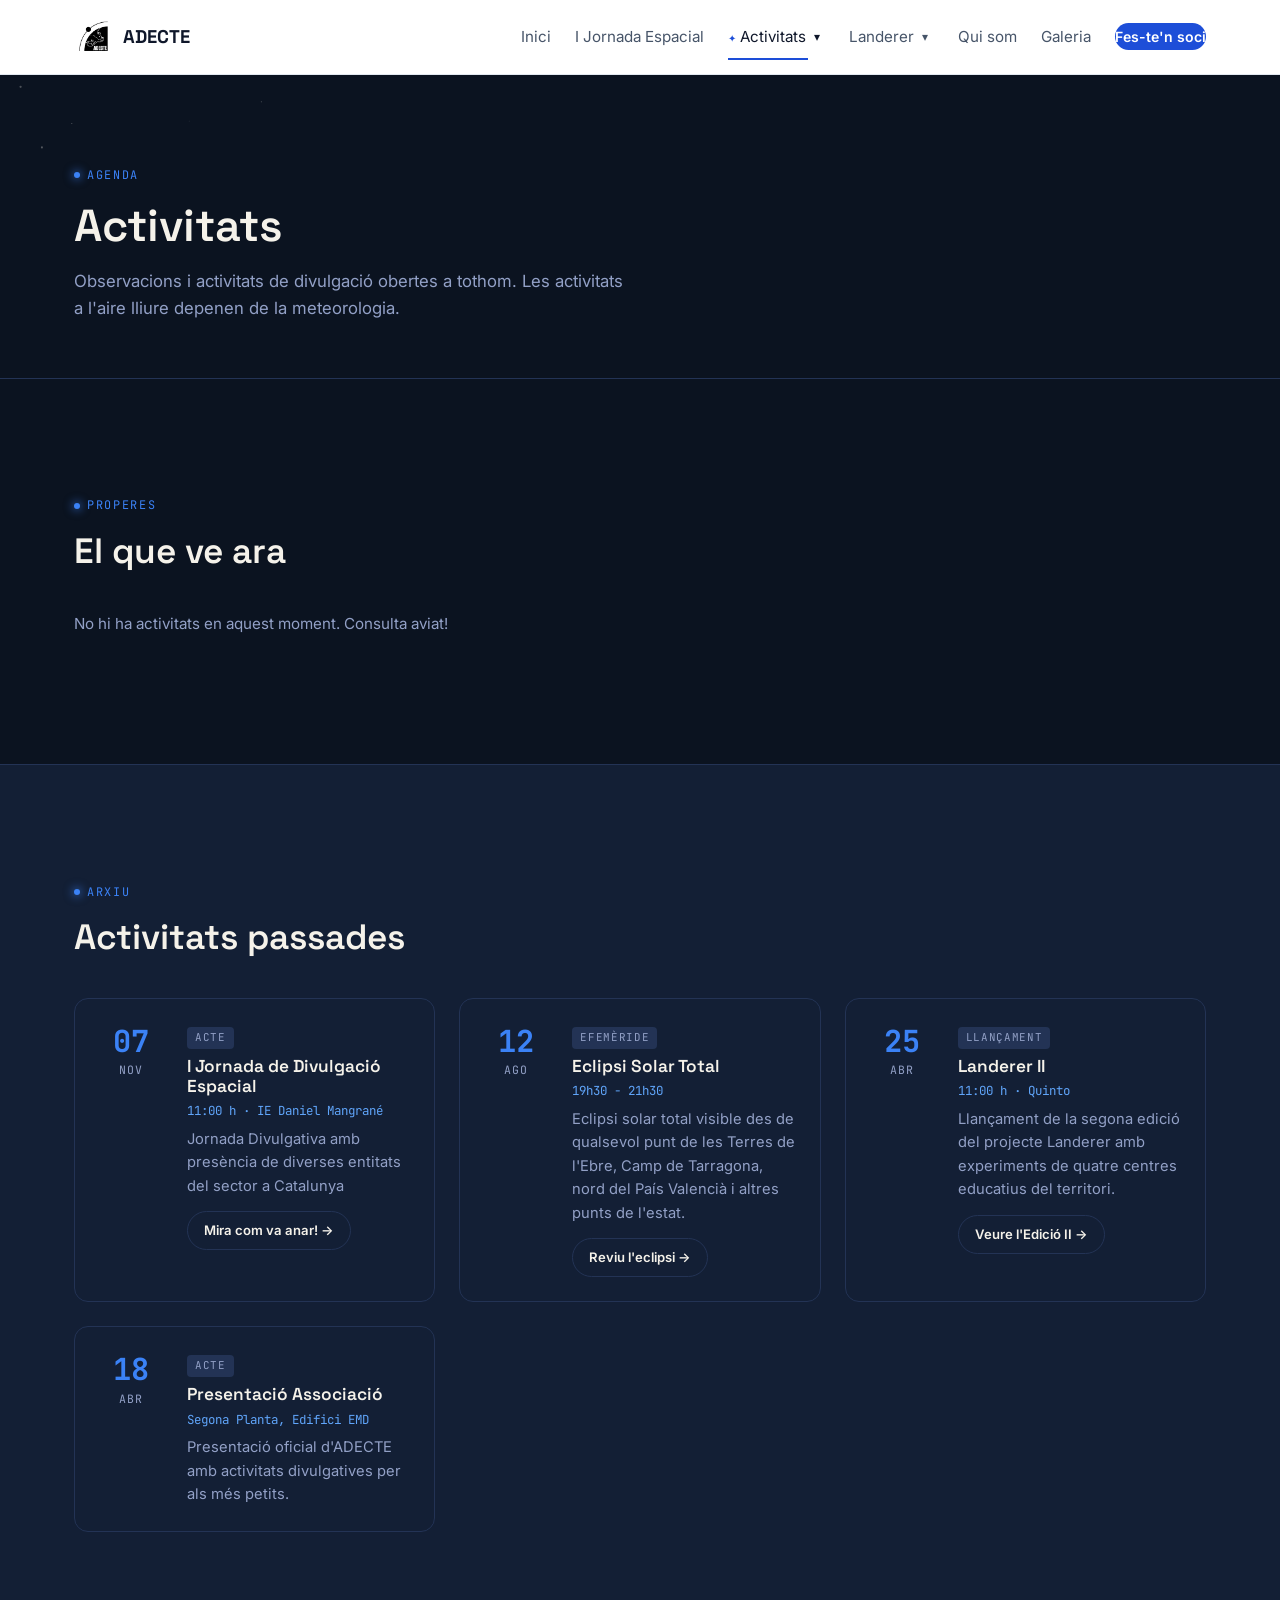
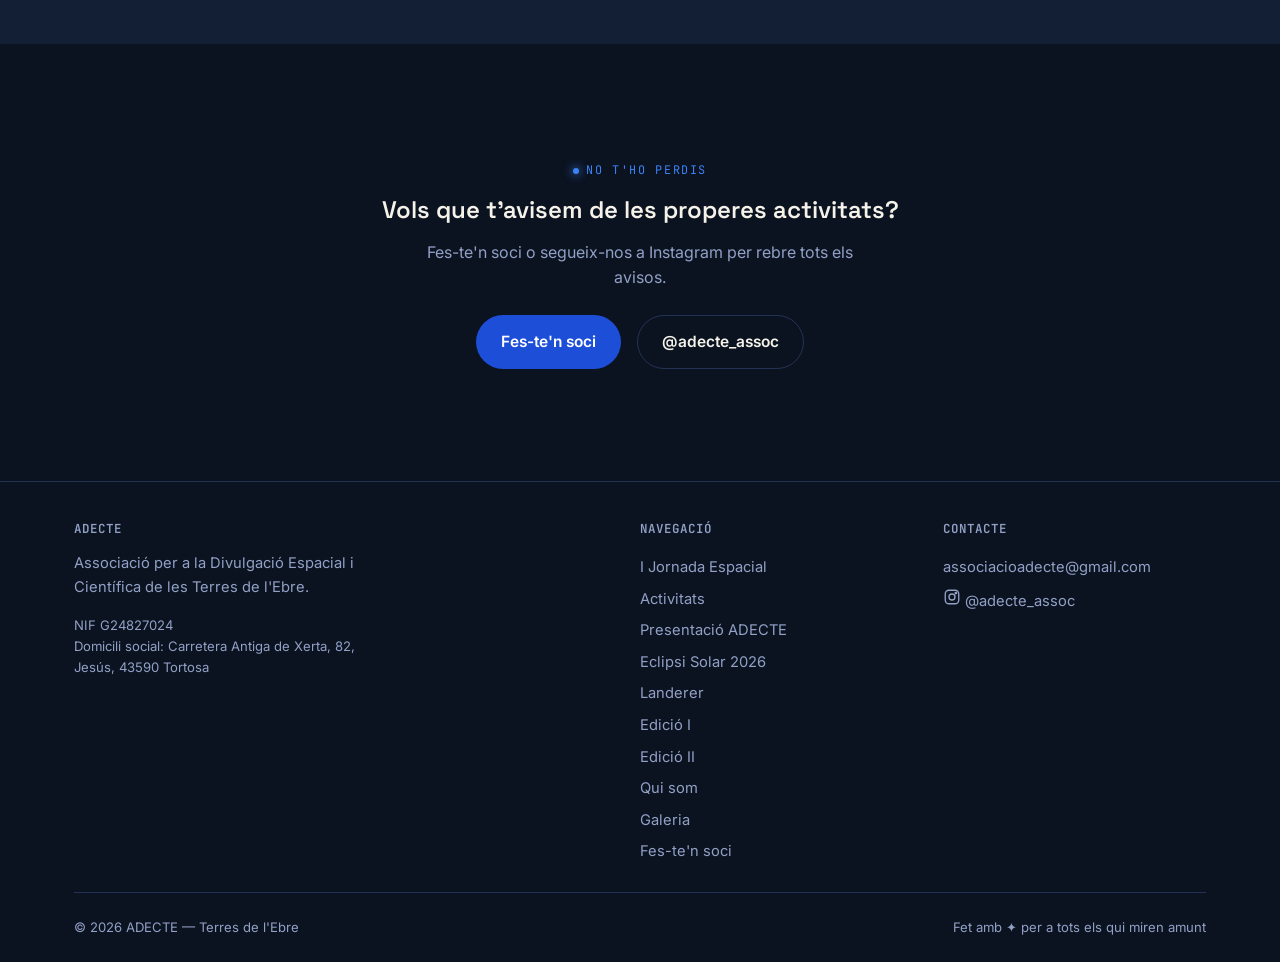
<file: activitats.html>
<!DOCTYPE html>
<html lang="ca">
<head>
<meta charset="UTF-8">
<meta name="viewport" content="width=device-width, initial-scale=1.0">
<title>Activitats — ADECTE</title>
<meta name="description" content="Consulta totes les observacions astronòmiques i activitats de divulgació organitzades per ADECTE a les Terres de l'Ebre.">
<link rel="stylesheet" href="assets/css/style.css">
</head>
<body data-pagina="activitats">

<header class="capcalera">
  <div class="contenidor">
    <a href="index.html" class="marca">
      <img src="assets/img/logo.png" alt="Logotip d'ADECTE"
           onerror="this.style.display='none'; this.nextElementSibling.style.display='flex';">
      <span class="marca-fallback" style="display:none;">AD</span>
      <span>ADECTE</span>
    </a>
    <button class="menu-toggle" aria-label="Obre el menú" aria-expanded="false">☰</button>
    <nav class="nav-principal">
      <ul data-nav-principal></ul>
    </nav>
  </div>
</header>

<section class="capcalera-pagina">
  <canvas data-cel-estrellat aria-hidden="true"></canvas>
  <div class="contenidor">
    <span class="eyebrow">Agenda</span>
    <h1>Activitats</h1>
    <p>Observacions i activitats de divulgació obertes a tothom. Les activitats a l'aire lliure depenen de la meteorologia.</p>
  </div>
</section>

<section class="seccio">
  <div class="contenidor">
    <div class="seccio-titol">
      <div><span class="eyebrow">Properes</span><h2>El que ve ara</h2></div>
    </div>
    <div class="graella-activitats" data-agenda="propera" data-etiquetes="true"></div>
  </div>
</section>

<section class="seccio ratlla-superior fons-panell">
  <div class="contenidor">
    <div class="seccio-titol">
      <div><span class="eyebrow">Arxiu</span><h2>Activitats passades</h2></div>
    </div>
    <div class="graella-activitats" data-agenda="passada" data-etiquetes="true"></div>
  </div>
</section>

<section class="seccio" style="text-align:center;">
  <div class="contenidor">
    <span class="eyebrow" style="justify-content:center;">No t'ho perdis</span>
    <h2>Vols que t'avisem de les properes activitats?</h2>
    <p style="color:var(--boira); max-width:480px; margin:0 auto 1.5rem;">Fes-te'n soci o segueix-nos a Instagram per rebre tots els avisos.</p>
    <div style="display:flex; gap:1rem; justify-content:center; flex-wrap:wrap;">
      <a href="socis.html" class="btn btn-primari">Fes-te'n soci</a>
      <a href="https://instagram.com/adecte_assoc" target="_blank" rel="noopener" class="btn btn-secundari">@adecte_assoc</a>
    </div>
  </div>
</section>

<footer class="peu">
  <div class="contenidor">
    <div class="peu-graella">
      <div>
        <h4>ADECTE</h4>
        <p style="color:var(--boira); max-width:320px; font-size:.92rem;">Associació per a la Divulgació Espacial i Científica de les Terres de l'Ebre.</p>
        <p style="color:var(--boira); max-width:320px; font-size:.82rem; line-height:1.6; margin-top:.9rem;">NIF G24827024<br>Domicili social: Carretera Antiga de Xerta, 82, Jesús, 43590 Tortosa</p>
      </div>
      <div>
        <h4>Navegació</h4>
        <div data-nav-peu></div>
      </div>
      <div>
        <h4>Contacte</h4>
        <a href="mailto:associacioadecte@gmail.com">associacioadecte@gmail.com</a>
        <a href="https://instagram.com/adecte_assoc" target="_blank" rel="noopener" class="peu-instagram">
          <svg viewBox="0 0 24 24" fill="none" stroke="currentColor" stroke-width="1.8"><rect x="3" y="3" width="18" height="18" rx="5"/><circle cx="12" cy="12" r="4"/><circle cx="17.2" cy="6.8" r="1"/></svg>
          @adecte_assoc
        </a>
      </div>
    </div>
    <div class="peu-baix">
      <span>© <span id="any-actual">2026</span> ADECTE — Terres de l'Ebre</span>
      <span>Fet amb ✦ per a tots els qui miren amunt</span>
    </div>
  </div>
</footer>

<script src="assets/data/agenda.js"></script>
<script src="assets/data/navegacio.js"></script>
<script src="assets/js/main.js"></script>
<script>document.getElementById('any-actual').textContent = new Date().getFullYear();</script>
</body>
</html>
</file>
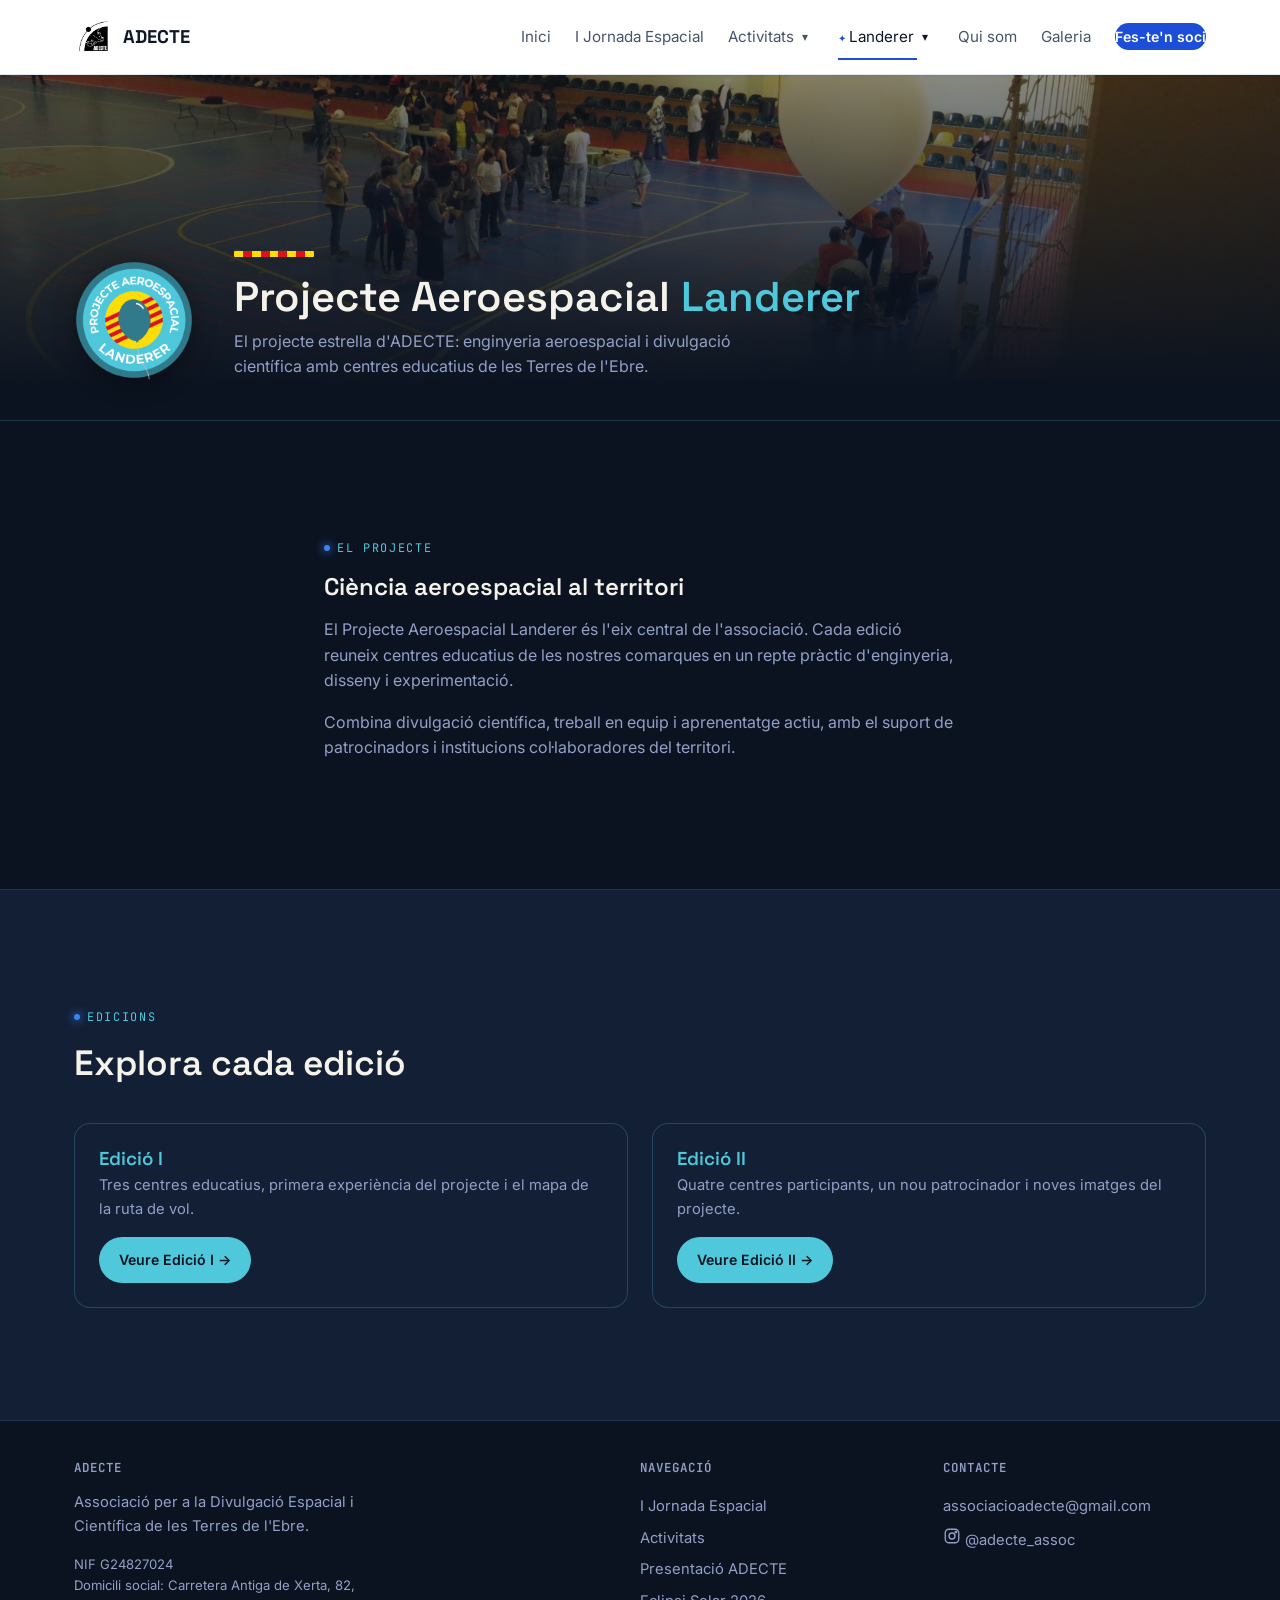
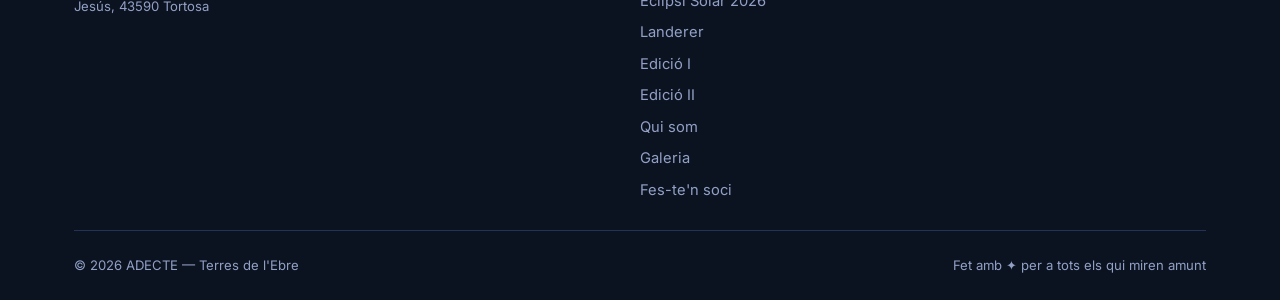
<file: landerer.html>
<!DOCTYPE html>
<html lang="ca">
<head>
<meta charset="UTF-8">
<meta name="viewport" content="width=device-width, initial-scale=1.0">
<title>Projecte Landerer — ADECTE</title>
<meta name="description" content="El Projecte Aeroespacial Landerer acosta l'enginyeria espacial als centres educatius de les Terres de l'Ebre.">
<link rel="stylesheet" href="assets/css/style.css">
</head>
<body data-pagina="landerer">

<header class="capcalera">
  <div class="contenidor">
    <a href="index.html" class="marca">
      <img src="assets/img/logo.png" alt="Logotip d'ADECTE"
           onerror="this.style.display='none'; this.nextElementSibling.style.display='flex';">
      <span class="marca-fallback" style="display:none;">AD</span>
      <span>ADECTE</span>
    </a>
    <button class="menu-toggle" aria-label="Obre el menú" aria-expanded="false">☰</button>
    <nav class="nav-principal">
      <ul data-nav-principal></ul>
    </nav>
  </div>
</header>

<section class="landerer-portada">
  <div class="landerer-portada-foto" data-imatge-contenidor>
    <img src="assets/img/landerer/portada.png" alt="" data-fallback-text="landerer/portada.png">
  </div>
  <div class="landerer-portada-contingut">
    <div class="contenidor">
      <div data-imatge-contenidor>
        <img src="assets/img/landerer/logo-landerer.png" alt="Logotip del Projecte Aeroespacial Landerer" class="landerer-logo-projecte" data-fallback-text="logo-landerer.png">
      </div>
      <div class="landerer-portada-text">
        <span class="landerer-senyera" aria-hidden="true" title="Senyera"></span>
        <h1>Projecte Aeroespacial <span>Landerer</span></h1>
        <p>El projecte estrella d'ADECTE: enginyeria aeroespacial i divulgació científica amb centres educatius de les Terres de l'Ebre.</p>
      </div>
    </div>
  </div>
</section>

<section class="seccio landerer-intro">
  <div class="contenidor bloc-text">
    <span class="eyebrow" style="color:var(--landerer-cel);">El projecte</span>
    <h2>Ciència aeroespacial al territori</h2>
    <p>El Projecte Aeroespacial Landerer és l'eix central de l'associació. Cada edició reuneix centres educatius de les nostres comarques en un repte pràctic d'enginyeria, disseny i experimentació.</p>
    <p>Combina divulgació científica, treball en equip i aprenentatge actiu, amb el suport de patrocinadors i institucions col·laboradores del territori.</p>
  </div>
</section>

<section class="seccio ratlla-superior fons-panell">
  <div class="contenidor">
    <div class="seccio-titol">
      <div><span class="eyebrow" style="color:var(--landerer-cel);">Edicions</span><h2>Explora cada edició</h2></div>
    </div>
    <div class="targetes-edicions">
      <article class="targeta-edicio">
        <h3>Edició I</h3>
        <p>Tres centres educatius, primera experiència del projecte i el mapa de la ruta de vol.</p>
        <a href="landerer-edicio-1.html" class="btn btn-landerer">Veure Edició I →</a>
      </article>
      <article class="targeta-edicio">
        <h3>Edició II</h3>
        <p>Quatre centres participants, un nou patrocinador i noves imatges del projecte.</p>
        <a href="landerer-edicio-2.html" class="btn btn-landerer">Veure Edició II →</a>
      </article>
    </div>
  </div>
</section>

<footer class="peu">
  <div class="contenidor">
    <div class="peu-graella">
      <div>
        <h4>ADECTE</h4>
        <p style="color:var(--boira); max-width:320px; font-size:.92rem;">Associació per a la Divulgació Espacial i Científica de les Terres de l'Ebre.</p>
        <p style="color:var(--boira); max-width:320px; font-size:.82rem; line-height:1.6; margin-top:.9rem;">NIF G24827024<br>Domicili social: Carretera Antiga de Xerta, 82, Jesús, 43590 Tortosa</p>
      </div>
      <div>
        <h4>Navegació</h4>
        <div data-nav-peu></div>
      </div>
      <div>
        <h4>Contacte</h4>
        <a href="mailto:associacioadecte@gmail.com">associacioadecte@gmail.com</a>
        <a href="https://instagram.com/adecte_assoc" target="_blank" rel="noopener" class="peu-instagram">
          <svg viewBox="0 0 24 24" fill="none" stroke="currentColor" stroke-width="1.8"><rect x="3" y="3" width="18" height="18" rx="5"/><circle cx="12" cy="12" r="4"/><circle cx="17.2" cy="6.8" r="1"/></svg>
          @adecte_assoc
        </a>
      </div>
    </div>
    <div class="peu-baix">
      <span>© <span id="any-actual">2026</span> ADECTE — Terres de l'Ebre</span>
      <span>Fet amb ✦ per a tots els qui miren amunt</span>
    </div>
  </div>
</footer>

<script src="assets/data/navegacio.js"></script>

<script src="assets/js/main.js"></script>
<script>document.getElementById('any-actual').textContent = new Date().getFullYear();</script>
</body>
</html>
</file>
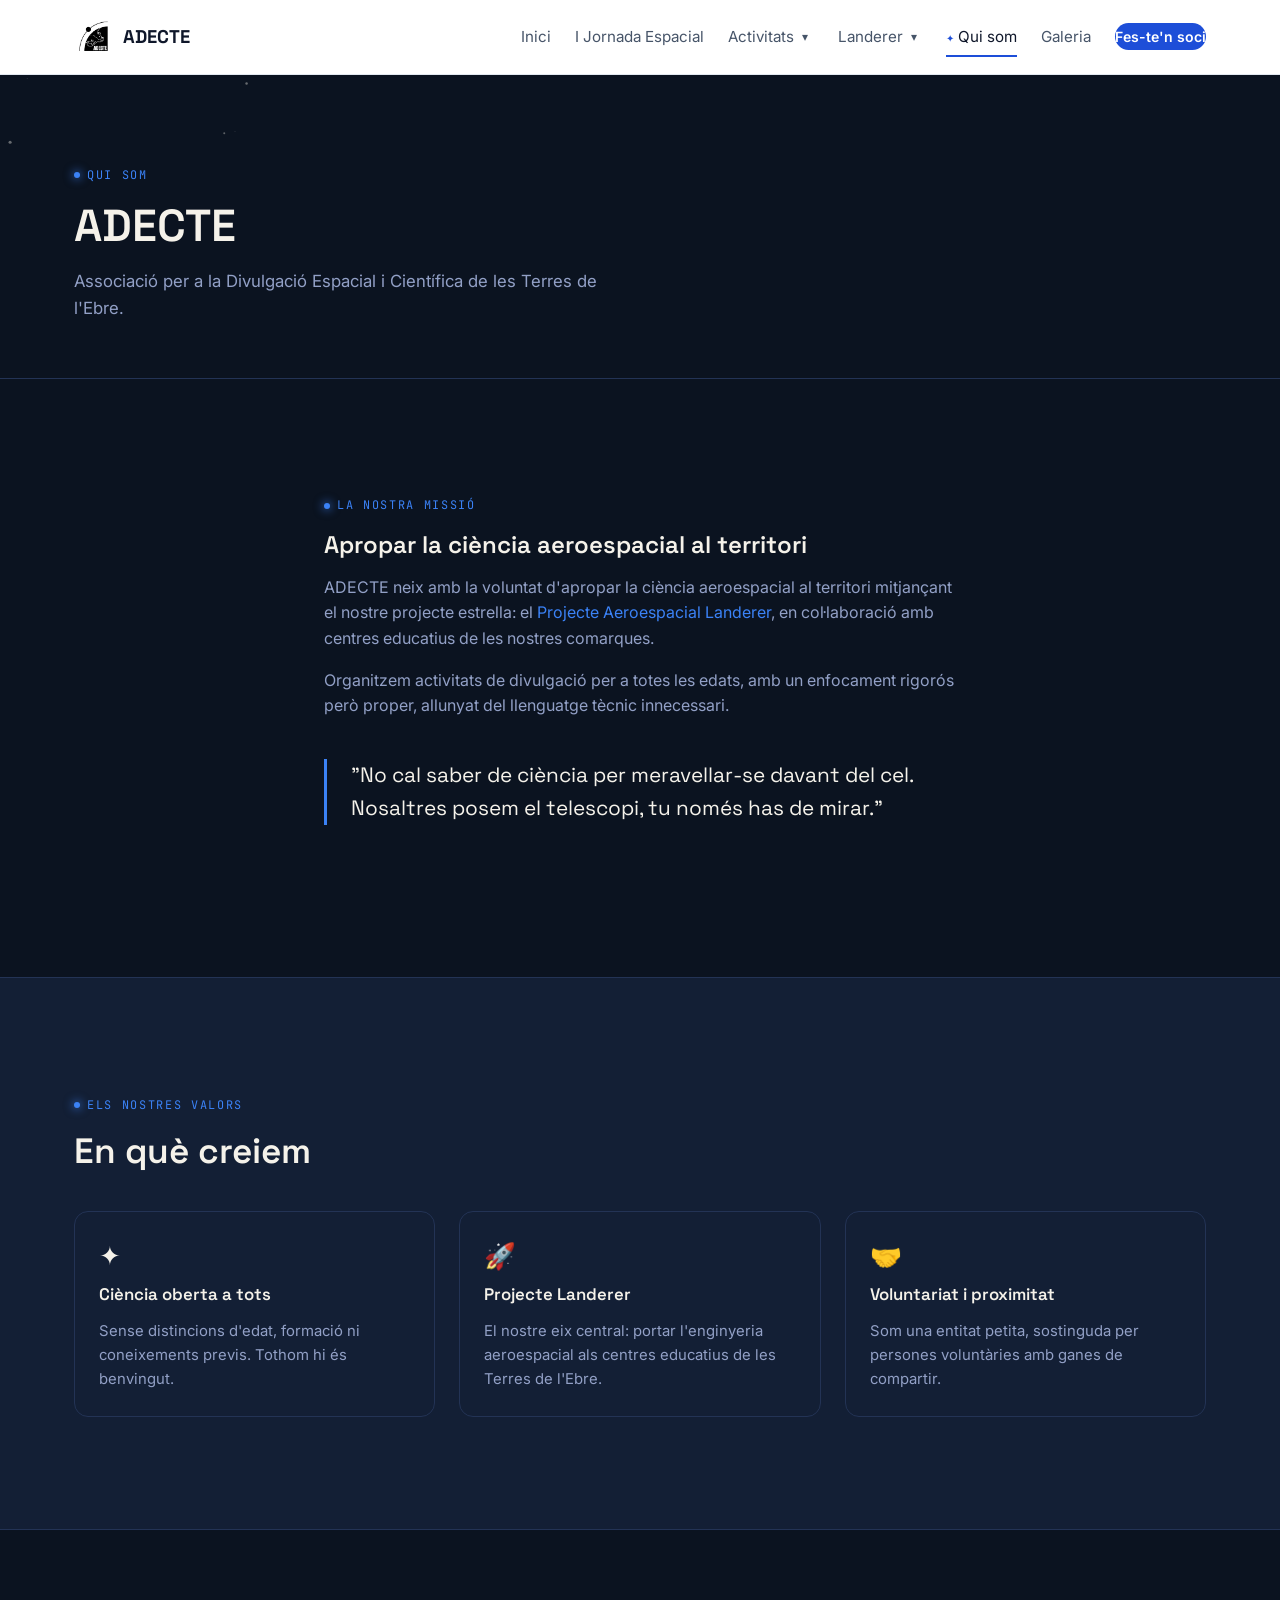
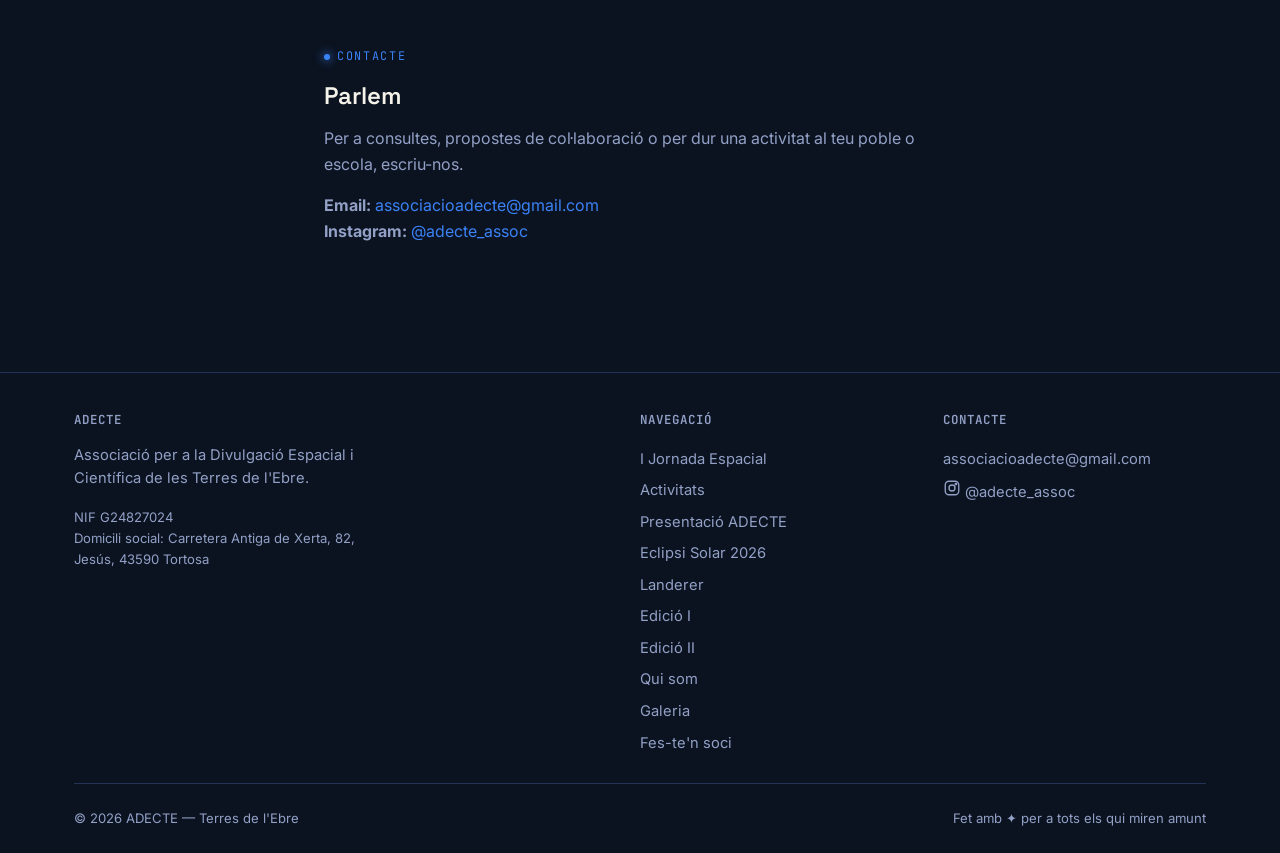
<file: qui-som.html>
<!DOCTYPE html>
<html lang="ca">
<head>
<meta charset="UTF-8">
<meta name="viewport" content="width=device-width, initial-scale=1.0">
<title>Qui som — ADECTE</title>
<meta name="description" content="ADECTE és l'Associació per a la Divulgació Espacial i Científica de les Terres de l'Ebre. Coneix la nostra missió i el Projecte Landerer.">
<link rel="stylesheet" href="assets/css/style.css">
</head>
<body data-pagina="qui-som">

<header class="capcalera">
  <div class="contenidor">
    <a href="index.html" class="marca">
      <img src="assets/img/logo.png" alt="Logotip d'ADECTE"
           onerror="this.style.display='none'; this.nextElementSibling.style.display='flex';">
      <span class="marca-fallback" style="display:none;">AD</span>
      <span>ADECTE</span>
    </a>
    <button class="menu-toggle" aria-label="Obre el menú" aria-expanded="false">☰</button>
    <nav class="nav-principal">
      <ul data-nav-principal></ul>
    </nav>
  </div>
</header>

<section class="capcalera-pagina">
  <canvas data-cel-estrellat aria-hidden="true"></canvas>
  <div class="contenidor">
    <span class="eyebrow">Qui som</span>
    <h1>ADECTE</h1>
    <p>Associació per a la Divulgació Espacial i Científica de les Terres de l'Ebre.</p>
  </div>
</section>

<section class="seccio">
  <div class="contenidor bloc-text">
    <span class="eyebrow">La nostra missió</span>
    <h2>Apropar la ciència aeroespacial al territori</h2>
    <p>ADECTE neix amb la voluntat d'apropar la ciència aeroespacial al territori mitjançant el nostre projecte estrella: el <a href="landerer.html" style="color:var(--accent-clar);">Projecte Aeroespacial Landerer</a>, en col·laboració amb centres educatius de les nostres comarques.</p>
    <p>Organitzem activitats de divulgació per a totes les edats, amb un enfocament rigorós però proper, allunyat del llenguatge tècnic innecessari.</p>
    <blockquote class="cita">"No cal saber de ciència per meravellar-se davant del cel. Nosaltres posem el telescopi, tu només has de mirar."</blockquote>
  </div>
</section>

<section class="seccio ratlla-superior fons-panell">
  <div class="contenidor">
    <div class="seccio-titol"><div><span class="eyebrow">Els nostres valors</span><h2>En què creiem</h2></div></div>
    <div class="graella cols-3">
      <div class="targeta">
        <span class="icona-targeta">✦</span>
        <h3>Ciència oberta a tots</h3>
        <p>Sense distincions d'edat, formació ni coneixements previs. Tothom hi és benvingut.</p>
      </div>
      <div class="targeta">
        <span class="icona-targeta">🚀</span>
        <h3>Projecte Landerer</h3>
        <p>El nostre eix central: portar l'enginyeria aeroespacial als centres educatius de les Terres de l'Ebre.</p>
      </div>
      <div class="targeta">
        <span class="icona-targeta">🤝</span>
        <h3>Voluntariat i proximitat</h3>
        <p>Som una entitat petita, sostinguda per persones voluntàries amb ganes de compartir.</p>
      </div>
    </div>
  </div>
</section>

<section class="seccio ratlla-superior">
  <div class="contenidor bloc-text">
    <span class="eyebrow">Contacte</span>
    <h2>Parlem</h2>
    <p>Per a consultes, propostes de col·laboració o per dur una activitat al teu poble o escola, escriu-nos.</p>
    <p><strong>Email:</strong> <a href="mailto:associacioadecte@gmail.com" style="color:var(--accent-clar);">associacioadecte@gmail.com</a><br>
    <strong>Instagram:</strong> <a href="https://instagram.com/adecte_assoc" target="_blank" rel="noopener" style="color:var(--accent-clar);">@adecte_assoc</a></p>
  </div>
</section>

<footer class="peu">
  <div class="contenidor">
    <div class="peu-graella">
      <div>
        <h4>ADECTE</h4>
        <p style="color:var(--boira); max-width:320px; font-size:.92rem;">Associació per a la Divulgació Espacial i Científica de les Terres de l'Ebre.</p>
        <p style="color:var(--boira); max-width:320px; font-size:.82rem; line-height:1.6; margin-top:.9rem;">NIF G24827024<br>Domicili social: Carretera Antiga de Xerta, 82, Jesús, 43590 Tortosa</p>
      </div>
      <div>
        <h4>Navegació</h4>
        <div data-nav-peu></div>
      </div>
      <div>
        <h4>Contacte</h4>
        <a href="mailto:associacioadecte@gmail.com">associacioadecte@gmail.com</a>
        <a href="https://instagram.com/adecte_assoc" target="_blank" rel="noopener" class="peu-instagram">
          <svg viewBox="0 0 24 24" fill="none" stroke="currentColor" stroke-width="1.8"><rect x="3" y="3" width="18" height="18" rx="5"/><circle cx="12" cy="12" r="4"/><circle cx="17.2" cy="6.8" r="1"/></svg>
          @adecte_assoc
        </a>
      </div>
    </div>
    <div class="peu-baix">
      <span>© <span id="any-actual">2026</span> ADECTE — Terres de l'Ebre</span>
      <span>Fet amb ✦ per a tots els qui miren amunt</span>
    </div>
  </div>
</footer>

<script src="assets/data/navegacio.js"></script>

<script src="assets/js/main.js"></script>
<script>document.getElementById('any-actual').textContent = new Date().getFullYear();</script>
</body>
</html>
</file>
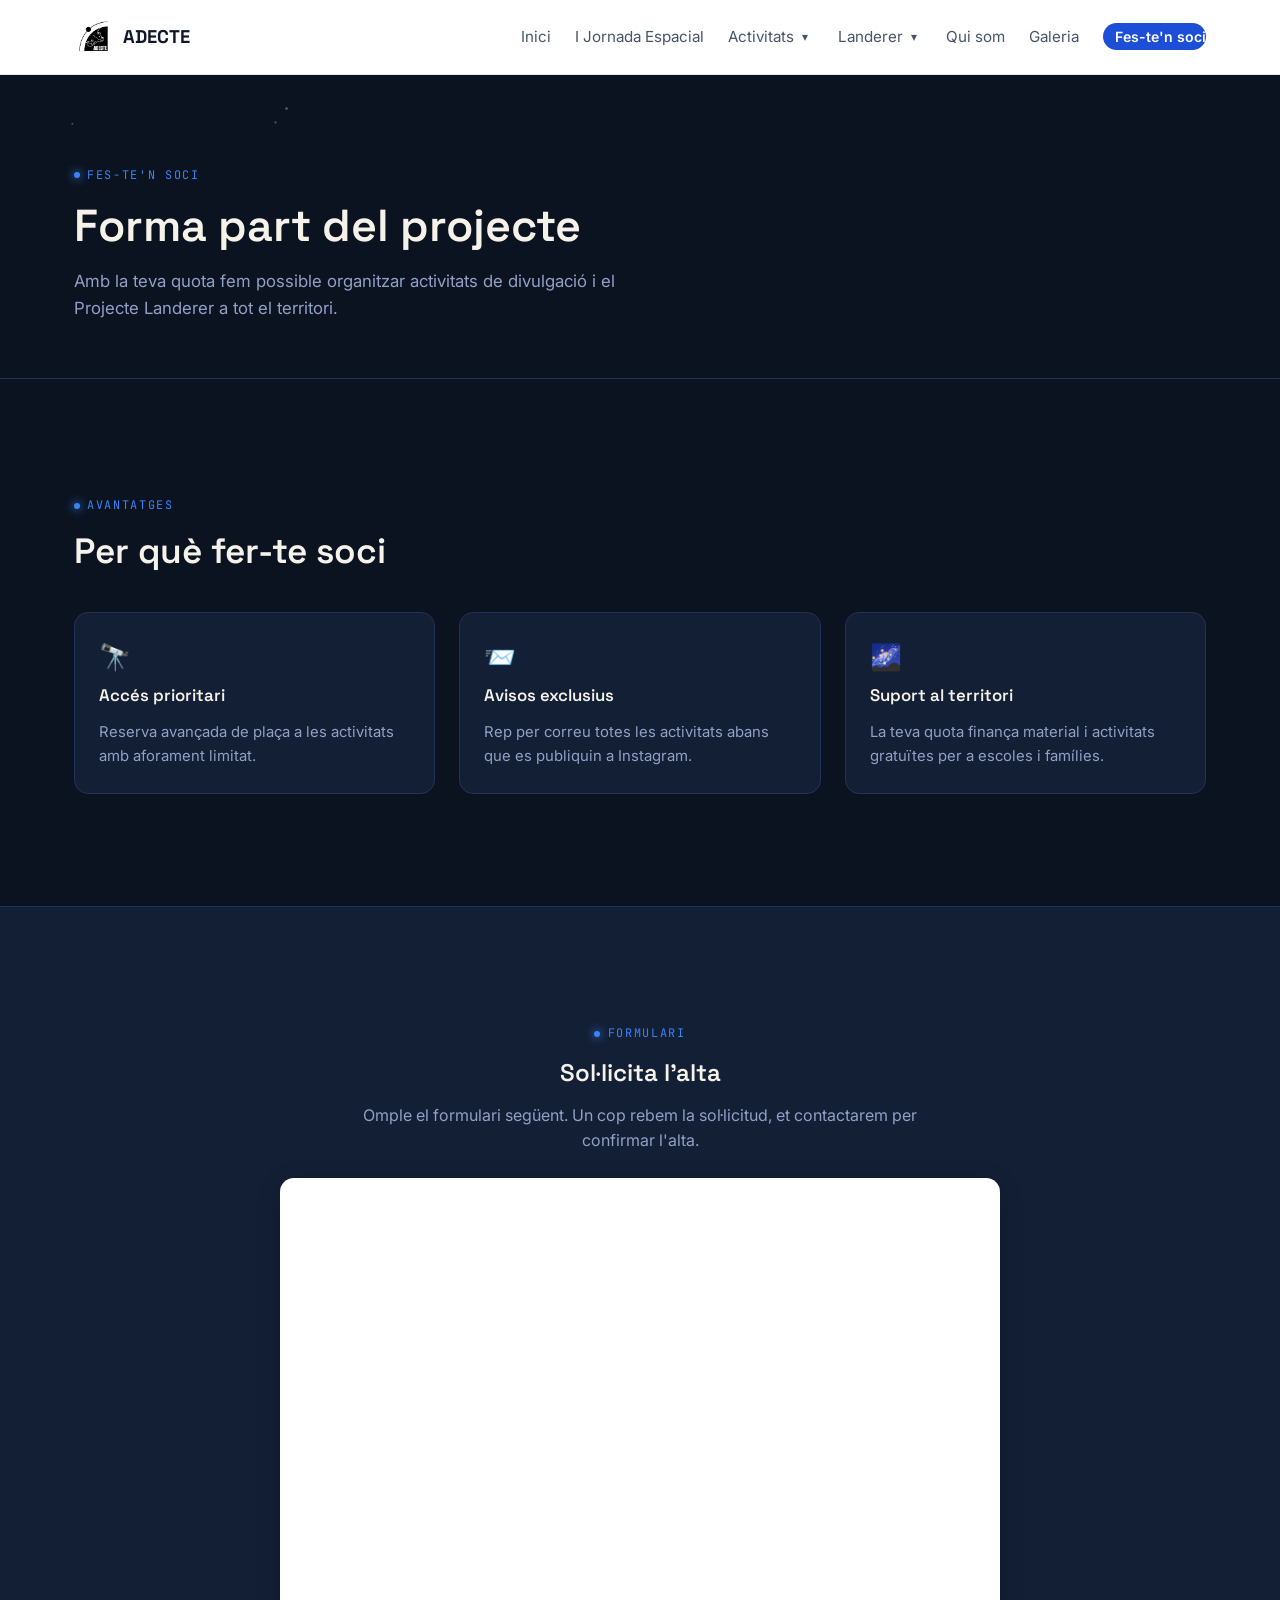
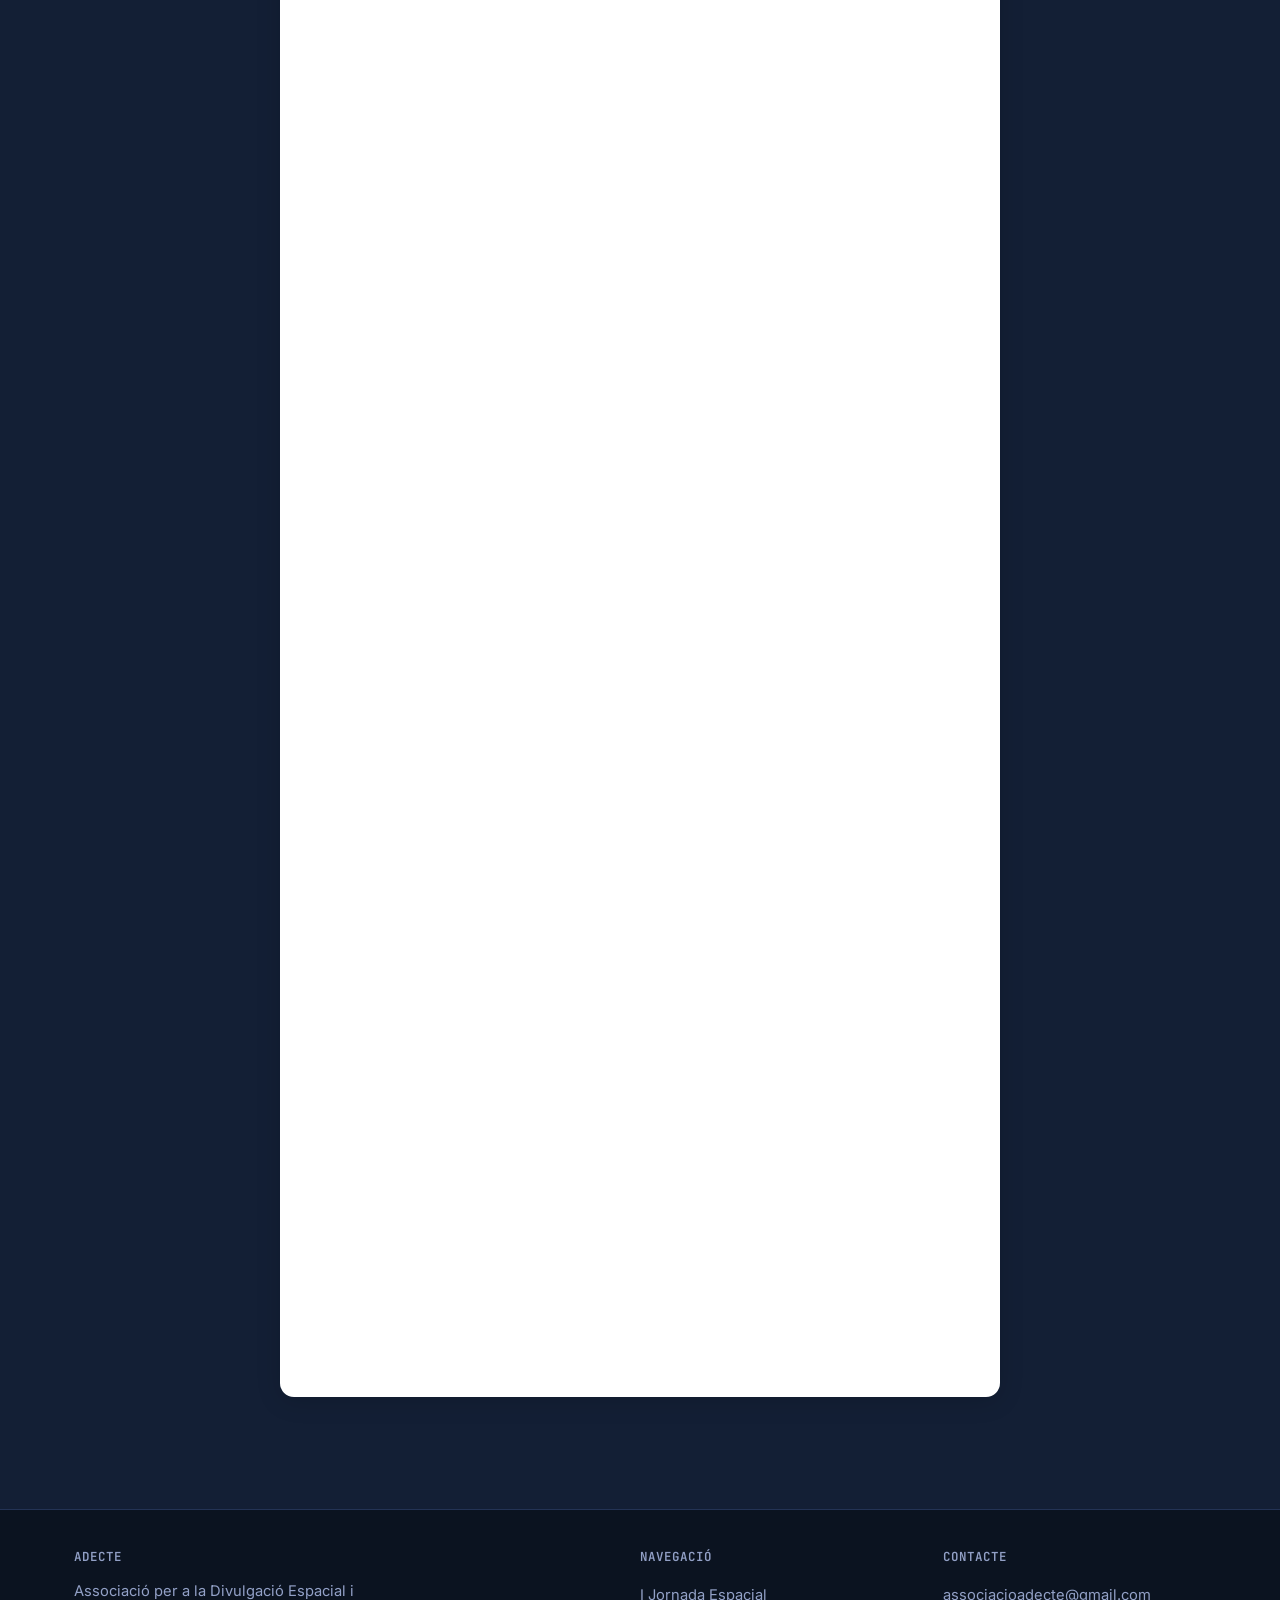
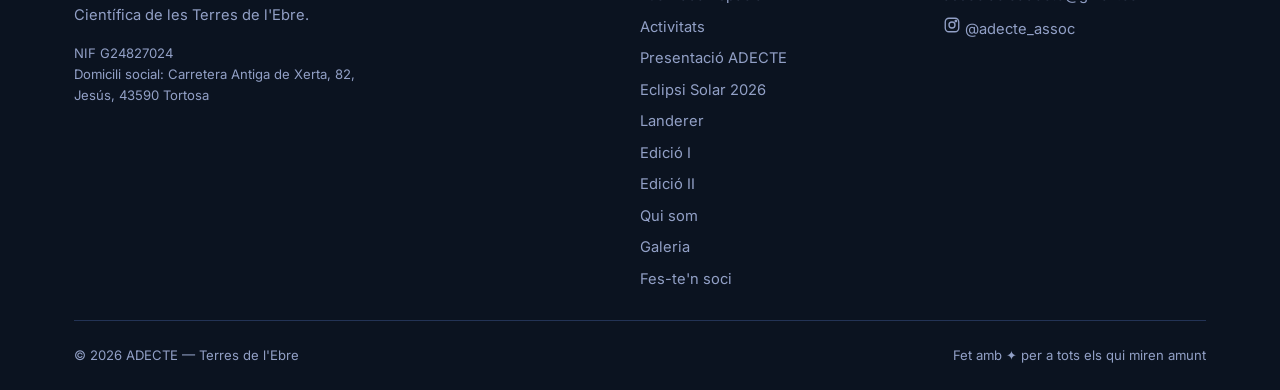
<file: socis.html>
<!DOCTYPE html>
<html lang="ca">
<head>
<meta charset="UTF-8">
<meta name="viewport" content="width=device-width, initial-scale=1.0">
<title>Fes-te'n soci — ADECTE</title>
<meta name="description" content="Fes-te soci d'ADECTE i ajuda'ns a difondre l'astronomia i la ciència a les Terres de l'Ebre.">
<link rel="stylesheet" href="assets/css/style.css">
</head>
<body data-pagina="socis">

<header class="capcalera">
  <div class="contenidor">
    <a href="index.html" class="marca">
      <img src="assets/img/logo.png" alt="Logotip d'ADECTE"
           onerror="this.style.display='none'; this.nextElementSibling.style.display='flex';">
      <span class="marca-fallback" style="display:none;">AD</span>
      <span>ADECTE</span>
    </a>
    <button class="menu-toggle" aria-label="Obre el menú" aria-expanded="false">☰</button>
    <nav class="nav-principal">
      <ul data-nav-principal></ul>
    </nav>
  </div>
</header>

<section class="capcalera-pagina">
  <canvas data-cel-estrellat aria-hidden="true"></canvas>
  <div class="contenidor">
    <span class="eyebrow">Fes-te'n soci</span>
    <h1>Forma part del projecte</h1>
    <p>Amb la teva quota fem possible organitzar activitats de divulgació i el Projecte Landerer a tot el territori.</p>
  </div>
</section>

<section class="seccio">
  <div class="contenidor">
    <div class="seccio-titol"><div><span class="eyebrow">Avantatges</span><h2>Per què fer-te soci</h2></div></div>
    <div class="graella cols-3">
      <div class="targeta">
        <span class="icona-targeta">🔭</span>
        <h3>Accés prioritari</h3>
        <p>Reserva avançada de plaça a les activitats amb aforament limitat.</p>
      </div>
      <div class="targeta">
        <span class="icona-targeta">📨</span>
        <h3>Avisos exclusius</h3>
        <p>Rep per correu totes les activitats abans que es publiquin a Instagram.</p>
      </div>
      <div class="targeta">
        <span class="icona-targeta">🌌</span>
        <h3>Suport al territori</h3>
        <p>La teva quota finança material i activitats gratuïtes per a escoles i famílies.</p>
      </div>
    </div>
  </div>
</section>

<section class="seccio ratlla-superior fons-panell">
  <div class="contenidor">
    <div style="text-align:center; margin-bottom:var(--space-3);">
      <span class="eyebrow" style="justify-content:center;">Formulari</span>
      <h2>Sol·licita l'alta</h2>
      <p style="color:var(--boira); max-width:560px; margin:0 auto;">Omple el formulari següent. Un cop rebem la sol·licitud, et contactarem per confirmar l'alta.</p>
    </div>
    <div class="contenidor-formulari">
      <iframe src="https://docs.google.com/forms/d/e/1FAIpQLSeuH7Jinlik-F7BFTo8_usUKsUZSLB2nL7FA4M5u8eYTSiHXQ/viewform?embedded=true" width="640" height="1819" frameborder="0" marginheight="0" marginwidth="0" title="Formulari d'alta de soci d'ADECTE">Carregant…</iframe>
    </div>
  </div>
</section>

<footer class="peu">
  <div class="contenidor">
    <div class="peu-graella">
      <div>
        <h4>ADECTE</h4>
        <p style="color:var(--boira); max-width:320px; font-size:.92rem;">Associació per a la Divulgació Espacial i Científica de les Terres de l'Ebre.</p>
        <p style="color:var(--boira); max-width:320px; font-size:.82rem; line-height:1.6; margin-top:.9rem;">NIF G24827024<br>Domicili social: Carretera Antiga de Xerta, 82, Jesús, 43590 Tortosa</p>
      </div>
      <div>
        <h4>Navegació</h4>
        <div data-nav-peu></div>
      </div>
      <div>
        <h4>Contacte</h4>
        <a href="mailto:associacioadecte@gmail.com">associacioadecte@gmail.com</a>
        <a href="https://instagram.com/adecte_assoc" target="_blank" rel="noopener" class="peu-instagram">
          <svg viewBox="0 0 24 24" fill="none" stroke="currentColor" stroke-width="1.8"><rect x="3" y="3" width="18" height="18" rx="5"/><circle cx="12" cy="12" r="4"/><circle cx="17.2" cy="6.8" r="1"/></svg>
          @adecte_assoc
        </a>
      </div>
    </div>
    <div class="peu-baix">
      <span>© <span id="any-actual">2026</span> ADECTE — Terres de l'Ebre</span>
      <span>Fet amb ✦ per a tots els qui miren amunt</span>
    </div>
  </div>
</footer>

<script src="assets/data/navegacio.js"></script>

<script src="assets/js/main.js"></script>
<script>document.getElementById('any-actual').textContent = new Date().getFullYear();</script>
</body>
</html>
</file>
<file: assets/css/style.css>
/* =========================================================
   ADECTE — Associació per a la Divulgació Espacial i
   Científica de les Terres de l'Ebre
   Sistema de disseny: "Cel de l'Ebre"
   ========================================================= */

@import url('https://fonts.googleapis.com/css2?family=Space+Grotesk:wght@400;500;600;700&family=Inter:wght@400;500;600;700&family=JetBrains+Mono:wght@400;500&display=swap');

:root{
  /* --- Color --- */
  --nit:        #0b1320;
  --nit-clara:  #131f35;
  --nit-vora:   #233355;
  --accent:     #1D4ED8;
  --accent-clar: #3B82F6;
  --accent-fosc: #1E40AF;
  --estel:      #1D4ED8;
  --estel-fosc: #1E40AF;
  --delta:      #60A5FA;
  --boira:      #92a0c6;
  --blanc:      #f5f2ea;
  --capcalera-fons: #ffffff;
  --capcalera-text: #0f172a;
  --capcalera-text-secundari: #475569;

  /* --- Tipografia --- */
  --font-display: 'Space Grotesk', sans-serif;
  --font-body: 'Inter', sans-serif;
  --font-mono: 'JetBrains Mono', monospace;

  /* --- Espaiat --- */
  --space-1: 0.5rem;
  --space-2: 1rem;
  --space-3: 1.5rem;
  --space-4: 2.5rem;
  --space-5: 4rem;
  --space-6: 7rem;

  --radius: 14px;
  --max-w: 1180px;
}

/* --- Reset --- */
*,*::before,*::after{ box-sizing:border-box; }
html{ scroll-behavior:smooth; }
body{
  margin:0;
  background:var(--nit);
  color:var(--blanc);
  font-family:var(--font-body);
  line-height:1.6;
  -webkit-font-smoothing:antialiased;
}
img{ max-width:100%; display:block; }
a{ color:inherit; text-decoration:none; }
ul{ list-style:none; margin:0; padding:0; }
h1,h2,h3,h4{ font-family:var(--font-display); margin:0 0 var(--space-2); line-height:1.15; font-weight:600; }
p{ margin:0 0 var(--space-2); }

:focus-visible{
  outline:2px solid var(--accent);
  outline-offset:3px;
  border-radius:4px;
}

@media (prefers-reduced-motion: reduce){
  *{ animation-duration:0.001ms !important; animation-iteration-count:1 !important; transition-duration:0.001ms !important; scroll-behavior:auto !important; }
}

.contenidor{
  max-width:var(--max-w);
  margin:0 auto;
  padding:0 var(--space-3);
}

.eyebrow{
  font-family:var(--font-mono);
  text-transform:uppercase;
  letter-spacing:.14em;
  font-size:.74rem;
  color:var(--accent-clar);
  display:inline-flex;
  align-items:center;
  gap:.6em;
  margin-bottom:var(--space-2);
}
.eyebrow::before{
  content:"";
  width:6px;height:6px;border-radius:50%;
  background:var(--accent-clar);
  box-shadow:0 0 8px 2px rgba(59,130,246,.5);
}

/* =========================================================
   Capçalera / Navegació — motiu "carta estel·lar"
   ========================================================= */
.capcalera{
  position:fixed; top:0; left:0; right:0; z-index:100;
  background:var(--capcalera-fons);
  border-bottom:1px solid #e2e8f0;
  box-shadow:0 1px 3px rgba(15,23,42,.06);
}
.capcalera .contenidor{
  display:flex; align-items:center; justify-content:space-between;
  height:74px;
}
.marca{ display:flex; align-items:center; gap:.7rem; font-family:var(--font-display); font-weight:700; font-size:1.15rem; color:var(--capcalera-text); }
.marca img{ height:38px; width:auto; }
.marca .marca-fallback{
  height:38px; width:38px; border-radius:50%;
  background:linear-gradient(135deg, var(--accent), var(--accent-fosc));
  display:flex; align-items:center; justify-content:center;
  font-size:.8rem; color:#fff; font-weight:700;
}

.nav-principal > ul{ display:flex; align-items:center; gap:var(--space-3); }
.nav-principal a{
  font-size:.95rem; color:var(--capcalera-text-secundari); position:relative; padding:.3rem 0;
  transition:color .2s;
}
.nav-principal a::after{
  content:""; position:absolute; left:0; bottom:-6px; width:0; height:2px;
  background:var(--accent); transition:width .25s;
}
.nav-principal a:hover,
.nav-principal a.actiu{ color:var(--capcalera-text); }
.nav-principal a.actiu::after{ width:100%; }
.nav-principal a.actiu::before{
  content:"✦"; color:var(--accent); font-size:.6rem; margin-right:.4em;
}

.btn-soci-nav{
  background:var(--accent) !important; color:#fff !important; font-weight:600;
  padding:.55rem 1.1rem; border-radius:999px; font-size:.88rem !important;
}
.btn-soci-nav::after{ display:none; }
.btn-soci-nav:hover{ background:var(--accent-fosc) !important; }

.menu-toggle{
  display:none; background:none; border:none; color:var(--capcalera-text);
  font-size:1.6rem; cursor:pointer; line-height:1;
}

@media (max-width: 980px){
  .menu-toggle{ display:block; }
  .nav-principal{
    position:fixed; inset:74px 0 0 0; background:var(--capcalera-fons);
    transform:translateX(100%); transition:transform .3s ease;
    overflow-y:auto;
    border-top:1px solid #e2e8f0;
  }
  .nav-principal.oberta{ transform:translateX(0); }
  .nav-principal > ul{ flex-direction:column; align-items:flex-start; gap:0; padding:var(--space-3); }
  .nav-principal li{ width:100%; border-bottom:1px solid #e2e8f0; }
  .nav-principal a{ display:block; padding:var(--space-2) 0; }
  .btn-soci-nav{ display:inline-block; margin-top:var(--space-2); }
}

/* Submenú Landerer */
.nav-item-dropdown{
  position:relative;
}
.nav-item-dropdown > a{ display:inline-block; padding-right:.15rem; vertical-align:middle; }
.nav-dropdown-btn{
  background:none; border:none; cursor:pointer; color:var(--capcalera-text-secundari);
  font-size:.75rem; padding:.3rem .35rem; line-height:1; vertical-align:middle;
}
.nav-item-dropdown.actiu > a,
.nav-item-dropdown.actiu .nav-dropdown-btn{ color:var(--capcalera-text); }
.nav-submenu{
  display:none; list-style:none; margin:0; padding:.4rem 0;
  position:absolute; top:calc(100% + 4px); left:0; min-width:190px;
  background:var(--capcalera-fons); border:1px solid #e2e8f0; border-radius:10px;
  box-shadow:0 8px 24px rgba(15,23,42,.12); z-index:110;
}
.nav-submenu li{ border:none; width:100%; }
.nav-submenu a{
  display:block; padding:.55rem 1rem; font-size:.9rem; color:var(--capcalera-text-secundari);
}
.nav-submenu a:hover,
.nav-submenu a.actiu{ color:var(--capcalera-text); background:#f1f5f9; }
.nav-submenu a.actiu::before{ content:none; }
.nav-submenu a::after{ display:none; }

@media (min-width: 981px){
  .nav-item-dropdown:hover .nav-submenu,
  .nav-item-dropdown:focus-within .nav-submenu{ display:block; }
  .nav-item-dropdown.obert:not(:hover):not(:focus-within) .nav-submenu{ display:none; }
}

@media (max-width: 980px){
  .nav-item-dropdown{ width:100%; }
  .nav-item-dropdown > a{ display:block; padding:var(--space-2) 0; width:100%; }
  .nav-dropdown-btn{ position:absolute; right:0; top:.65rem; z-index:1; }
  .nav-submenu{
    display:none !important;
    position:static; box-shadow:none; border:none; border-left:2px solid #e2e8f0;
    margin:.25rem 0 0 .75rem; padding:0; min-width:0; width:calc(100% - .75rem);
  }
  .nav-item-dropdown.obert .nav-submenu{ display:block !important; }
  .nav-submenu a{ padding:.45rem 0; }
}

/* =========================================================
   Heroi amb cel estrellat (canvas)
   ========================================================= */
.heroi{
  position:relative;
  min-height:92vh;
  display:flex; align-items:center;
  overflow:hidden;
  padding-top:74px;
}
.heroi canvas{ position:absolute; inset:0; width:100%; height:100%; }
.heroi::after{
  content:"";
  position:absolute; left:0; right:0; bottom:0; height:40%;
  background:linear-gradient(to top, var(--nit), transparent);
  pointer-events:none;
}
.heroi-contingut{ position:relative; z-index:2; max-width:820px; margin:0 auto; text-align:center; }
.heroi h1{
  font-size:clamp(1.6rem, 4vw, 2.6rem);
  letter-spacing:-.01em;
  line-height:1.2;
}
.heroi h1 em{ color:var(--accent-clar); font-style:normal; }
.heroi p.lead{ font-size:1.1rem; color:var(--boira); max-width:560px; margin-left:auto; margin-right:auto; }
.heroi-cta{ display:flex; gap:var(--space-2); margin-top:var(--space-3); flex-wrap:wrap; justify-content:center; }

.btn{
  display:inline-flex; align-items:center; gap:.5em;
  padding:.85rem 1.5rem; border-radius:999px;
  font-family:var(--font-body); font-weight:600; font-size:.97rem;
  border:1px solid transparent; cursor:pointer; transition:all .2s;
}
.btn-primari{ background:var(--accent); color:#fff; }
.btn-primari:hover{ background:var(--accent-clar); transform:translateY(-1px); }
.btn-secundari{ border-color:var(--nit-vora); color:var(--blanc); }
.btn-secundari:hover{ border-color:var(--accent-clar); color:var(--accent-clar); }

/* =========================================================
   Seccions generals
   ========================================================= */
.seccio{ padding:var(--space-6) 0; }
.seccio-titol{ display:flex; justify-content:space-between; align-items:flex-end; gap:var(--space-3); flex-wrap:wrap; margin-bottom:var(--space-4); }
.seccio-titol h2{ font-size:clamp(1.6rem,3vw,2.2rem); margin:0; }
.seccio-titol .veure-totes{ font-family:var(--font-mono); font-size:.85rem; color:var(--accent-clar); white-space:nowrap; }
.seccio-titol .veure-totes:hover{ text-decoration:underline; }

.seccio.ratlla-superior{ border-top:1px solid var(--nit-vora); }
.fons-panell{ background:var(--nit-clara); }

.agenda-buida{ color:var(--boira); font-size:.95rem; grid-column:1/-1; }

/* =========================================================
   Targetes d'activitats — la data és la marca estructural
   ========================================================= */
.graella-activitats{
  display:grid; grid-template-columns:repeat(auto-fit, minmax(270px,1fr));
  gap:var(--space-3);
}
.targeta-activitat{
  background:var(--nit-clara); border:1px solid var(--nit-vora);
  border-radius:var(--radius); padding:var(--space-3);
  display:flex; gap:var(--space-3);
  transition:border-color .2s, transform .2s;
}
.targeta-activitat:hover{ border-color:var(--accent-fosc); transform:translateY(-3px); }
.data-bloc{
  font-family:var(--font-mono); text-align:center; flex-shrink:0;
  width:64px; padding-top:.2rem;
}
.data-bloc .dia{ display:block; font-size:1.9rem; font-weight:700; color:var(--accent-clar); line-height:1; }
.data-bloc .mes{ display:block; font-size:.72rem; text-transform:uppercase; letter-spacing:.08em; color:var(--boira); margin-top:.3rem; }
.activitat-cos h3{ font-size:1.08rem; margin-bottom:.3rem; }
.activitat-meta{ font-family:var(--font-mono); font-size:.78rem; color:var(--delta); margin-bottom:.4rem; display:block; }
.activitat-cos p{ color:var(--boira); font-size:.92rem; margin-bottom:0; }
.etiqueta{
  display:inline-block; font-family:var(--font-mono); font-size:.68rem;
  letter-spacing:.06em; text-transform:uppercase; color:#fff;
  background:var(--accent); padding:.15rem .5rem; border-radius:4px; margin-bottom:.5rem;
}
.etiqueta.passada{ background:var(--nit-vora); color:var(--boira); }
.activitat-enllac{
  display:inline-flex; margin-top:.8rem;
  padding:.5rem 1rem; font-size:.82rem;
}

/* =========================================================
   Widget "El cel aquesta nit" — element distintiu
   ========================================================= */
.widget-cel{
  display:grid; grid-template-columns:160px 1fr; gap:var(--space-4);
  align-items:center;
  background:radial-gradient(120% 160% at 0% 0%, rgba(29,78,216,.1), transparent 60%), var(--nit-clara);
  border:1px solid var(--nit-vora); border-radius:20px;
  padding:var(--space-4);
}
.lluna-svg-wrap{ display:flex; justify-content:center; }
.dades-lluna dt{ font-family:var(--font-mono); font-size:.72rem; text-transform:uppercase; letter-spacing:.08em; color:var(--boira); margin-top:var(--space-2); }
.dades-lluna dt:first-child{ margin-top:0; }
.dades-lluna dd{ margin:.15rem 0 0; font-size:1.15rem; font-family:var(--font-display); font-weight:600; }
.dades-lluna dd.accent{ color:var(--accent-clar); }
@media (max-width:620px){
  .widget-cel{ grid-template-columns:1fr; text-align:center; }
}

/* =========================================================
   Targetes generals (qui som, valors, junta...)
   ========================================================= */
.graella{ display:grid; gap:var(--space-3); }
.graella.cols-3{ grid-template-columns:repeat(auto-fit, minmax(220px,1fr)); }
.targeta{
  background:var(--nit-clara); border:1px solid var(--nit-vora);
  border-radius:var(--radius); padding:var(--space-3);
}
.targeta h3{ font-size:1.05rem; }
.targeta p{ color:var(--boira); font-size:.93rem; margin-bottom:0; }
.icona-targeta{ font-size:1.6rem; margin-bottom:var(--space-1); display:block; }

/* =========================================================
   Persones (junta)
   ========================================================= */
.graella-persones{ display:grid; grid-template-columns:repeat(auto-fit, minmax(180px,1fr)); gap:var(--space-3); }
.persona{ text-align:center; }
.foto-persona{
  width:120px; height:120px; border-radius:50%; margin:0 auto var(--space-2);
  overflow:hidden; border:2px solid var(--nit-vora);
  display:flex; align-items:center; justify-content:center;
  background:linear-gradient(135deg, var(--nit-vora), var(--nit-clara));
  font-family:var(--font-mono); font-size:.65rem; color:var(--boira); text-align:center; padding:.4rem;
}
.foto-persona img{ width:100%; height:100%; object-fit:cover; }
.persona h4{ font-size:.98rem; margin-bottom:.1rem; }
.persona span{ font-family:var(--font-mono); font-size:.76rem; color:var(--delta); }

/* =========================================================
   Galeria
   ========================================================= */
.graella-galeria{ display:grid; grid-template-columns:repeat(auto-fill, minmax(220px,1fr)); gap:var(--space-2); }
.foto-galeria{
  position:relative; aspect-ratio:4/3; border-radius:10px; overflow:hidden;
  border:1px solid var(--nit-vora); cursor:pointer; background:var(--nit-clara);
}
.foto-galeria img{ width:100%; height:100%; object-fit:cover; transition:transform .35s; }
.foto-galeria:hover img{ transform:scale(1.06); }
.foto-galeria .sense-imatge{
  position:absolute; inset:0; display:flex; align-items:center; justify-content:center;
  text-align:center; padding:1rem; font-family:var(--font-mono); font-size:.72rem; color:var(--boira);
  background:linear-gradient(135deg, var(--nit-vora), var(--nit-clara));
}
.foto-galeria figcaption{
  position:absolute; left:0; right:0; bottom:0; padding:.6rem .8rem;
  background:linear-gradient(to top, rgba(11,19,32,.9), transparent);
  font-size:.78rem; color:var(--blanc); opacity:0; transition:opacity .25s;
}
.foto-galeria:hover figcaption{ opacity:1; }

.lightbox{
  position:fixed; inset:0; background:rgba(11,19,32,.92); z-index:200;
  display:none; align-items:center; justify-content:center; padding:var(--space-3);
}
.lightbox.oberta{ display:flex; }
.lightbox img{ max-width:90vw; max-height:85vh; border-radius:10px; }
.lightbox-tancar{
  position:absolute; top:var(--space-3); right:var(--space-3);
  background:none; border:1px solid var(--nit-vora); color:var(--blanc);
  width:42px; height:42px; border-radius:50%; font-size:1.3rem; cursor:pointer;
}

/* =========================================================
   Formularis (Fes-te'n soci / Contacte)
   ========================================================= */
.formulari{ display:grid; gap:var(--space-2); max-width:620px; }
.camp{ display:flex; flex-direction:column; gap:.4rem; }
.camp label{ font-family:var(--font-mono); font-size:.78rem; text-transform:uppercase; letter-spacing:.06em; color:var(--boira); }
.camp input, .camp textarea, .camp select{
  background:var(--nit-clara); border:1px solid var(--nit-vora); border-radius:8px;
  padding:.75rem .9rem; color:var(--blanc); font-family:var(--font-body); font-size:.95rem;
}
.camp input:focus, .camp textarea:focus{ border-color:var(--estel); outline:none; }
.camp-checkbox{ flex-direction:row; align-items:flex-start; gap:.6rem; }
.camp-checkbox input{ width:auto; margin-top:.2rem; }
.camp-checkbox label{ text-transform:none; font-family:var(--font-body); font-size:.85rem; color:var(--boira); letter-spacing:0; }
.nota-formulari{ font-size:.82rem; color:var(--boira); }
.missatge-estat{ font-family:var(--font-mono); font-size:.85rem; padding:.8rem 1rem; border-radius:8px; display:none; }
.missatge-estat.visible{ display:block; }
.missatge-estat.ok{ background:rgba(242,197,114,.12); border:1px solid var(--estel); color:var(--estel); }

/* =========================================================
   Peu de pàgina
   ========================================================= */
.peu{ border-top:1px solid var(--nit-vora); padding:var(--space-4) 0 var(--space-3); }
.peu-graella{ display:grid; grid-template-columns:2fr 1fr 1fr; gap:var(--space-4); margin-bottom:var(--space-3); }
.peu h4{ font-family:var(--font-mono); font-size:.78rem; text-transform:uppercase; letter-spacing:.08em; color:var(--boira); margin-bottom:var(--space-2); }
.peu-graella a{ display:block; color:var(--boira); font-size:.92rem; padding:.25rem 0; }
.peu-graella a:hover{ color:var(--accent-clar); }
.peu-baix{ display:flex; justify-content:space-between; align-items:center; flex-wrap:wrap; gap:var(--space-2); padding-top:var(--space-3); border-top:1px solid var(--nit-vora); font-size:.82rem; color:var(--boira); }
.peu-instagram{ display:inline-flex; align-items:center; gap:.5em; }
.peu-instagram svg{ width:18px; height:18px; }
@media (max-width:760px){ .peu-graella{ grid-template-columns:1fr; gap:var(--space-3); } }

/* =========================================================
   Pàgina interior (capçalera de secció no-home)
   ========================================================= */
.capcalera-pagina{ padding:160px 0 var(--space-4); border-bottom:1px solid var(--nit-vora); position:relative; overflow:hidden; }
.capcalera-pagina canvas{ position:absolute; inset:0; opacity:.5; }
.capcalera-pagina .contenidor{ position:relative; z-index:2; }
.capcalera-pagina h1{ font-size:clamp(2rem,4vw,2.8rem); }
.capcalera-pagina p{ color:var(--boira); max-width:560px; font-size:1.05rem; }

.bloc-text{ max-width:680px; }
.bloc-text h2{ font-size:1.5rem; }
.bloc-text p{ color:var(--boira); }

.cita{
  border-left:3px solid var(--accent-clar); padding-left:var(--space-3);
  font-family:var(--font-display); font-size:1.3rem; color:var(--blanc); margin:var(--space-4) 0;
}

.contenidor-video{ display:flex; justify-content:center; }
.video-directe{
  width:100%; max-width:1040px;
  border-radius:14px; overflow:hidden; border:1px solid var(--nit-vora);
  aspect-ratio:16/9; background:var(--nit-clara);
}
.video-directe iframe{ width:100%; height:100%; border:0; display:block; }

@media (max-width:760px){
  .grid-dues-col{ grid-template-columns:1fr !important; }
}

/* =========================================================
   Formulari Google (Fes-te'n soci)
   ========================================================= */
.contenidor-formulari{
  max-width:720px; margin:0 auto;
  background:#fff; border-radius:var(--radius); overflow:hidden;
  box-shadow:0 4px 24px rgba(0,0,0,.15);
}
.contenidor-formulari iframe{
  display:block; width:100%; min-height:1819px; border:0;
}

/* =========================================================
   Projecte Landerer — paleta pròpia
   ========================================================= */
body[data-pagina="landerer"],
body[data-pagina="landerer-edicio-1"],
body[data-pagina="landerer-edicio-2"]{
  --landerer-cel: #4FC8DC;
  --landerer-mar: #317A8B;
  --landerer-blanc: #FFFFFF;
  --landerer-groc: #FCDD09;
  --landerer-vermell: #DA121A;
}

.landerer-senyera{
  display:block; width:80px; height:6px; margin-bottom:var(--space-2);
  border-radius:1px; overflow:hidden;
  background:linear-gradient(to right,
    #FCDD09 0%, #FCDD09 11.111%,
    #DA121A 11.111%, #DA121A 22.222%,
    #FCDD09 22.222%, #FCDD09 33.333%,
    #DA121A 33.333%, #DA121A 44.444%,
    #FCDD09 44.444%, #FCDD09 55.555%,
    #DA121A 55.555%, #DA121A 66.666%,
    #FCDD09 66.666%, #FCDD09 77.777%,
    #DA121A 77.777%, #DA121A 88.888%,
    #FCDD09 88.888%, #FCDD09 100%
  );
}

.landerer-portada{
  position:relative; min-height:420px; padding-top:74px;
  display:flex; align-items:flex-end; overflow:hidden;
  background:var(--nit-clara);
}
.landerer-portada-foto{
  position:absolute; inset:0;
}
.landerer-portada-foto img{
  width:100%; height:100%; object-fit:cover;
}
.landerer-portada-foto::after{
  content:""; position:absolute; inset:0;
  background:linear-gradient(to top, var(--nit) 8%, rgba(11,19,32,.75) 45%, rgba(11,19,32,.35) 100%);
}
.landerer-portada-foto .sense-imatge{
  position:absolute; inset:0; display:flex; align-items:center; justify-content:center;
  font-family:var(--font-mono); font-size:.8rem; color:var(--boira);
  background:var(--nit-clara);
}
.landerer-portada-contingut{
  position:relative; z-index:2; width:100%;
  padding:var(--space-5) 0 var(--space-4);
}
.landerer-portada-contingut .contenidor{
  display:flex; flex-wrap:wrap; align-items:flex-end; gap:var(--space-4);
}
.landerer-logo-projecte{
  height:clamp(80px, 14vw, 120px); width:auto; object-fit:contain;
  filter:drop-shadow(0 4px 12px rgba(0,0,0,.4));
}
.landerer-portada-text h1{
  font-size:clamp(1.8rem,4vw,2.6rem); margin-bottom:.5rem;
}
.landerer-portada-text h1 span{ color:var(--landerer-cel); }
.landerer-portada-text p{ color:var(--boira); max-width:520px; margin:0; }

.landerer-intro{
  border-top:1px solid rgba(79,200,220,.2);
}
.landerer-intro p{ color:var(--boira); }

.targetes-edicions{
  display:grid; grid-template-columns:repeat(auto-fit, minmax(260px, 1fr));
  gap:var(--space-3);
}
.targeta-edicio{
  border:1px solid rgba(79,200,220,.25); border-radius:16px;
  padding:var(--space-3); background:var(--nit-clara);
  transition:border-color .2s, transform .2s;
}
.targeta-edicio:hover{
  border-color:var(--landerer-cel); transform:translateY(-3px);
}
.targeta-edicio h3{ color:var(--landerer-cel); margin-bottom:.3rem; }
.targeta-edicio p{ color:var(--boira); font-size:.92rem; margin-bottom:var(--space-2); }
.targeta-edicio .btn{ font-size:.88rem; padding:.65rem 1.2rem; }

/* Pàgines d'edició */
.edicio-capcalera{
  padding:140px 0 var(--space-4); border-bottom:1px solid rgba(79,200,220,.2);
  background:linear-gradient(180deg, rgba(49,122,139,.12), transparent);
}
.edicio-capcalera h1{ font-size:clamp(1.8rem,4vw,2.4rem); }
.edicio-capcalera h1 span{ color:var(--landerer-cel); }

.bloc-logos-edicio{ margin-bottom:var(--space-4); }
.bloc-logos-edicio h3{
  font-family:var(--font-mono); font-size:.75rem; text-transform:uppercase;
  letter-spacing:.1em; color:var(--landerer-cel); margin-bottom:var(--space-2);
}
.graella-logos{
  display:flex; flex-wrap:wrap; gap:var(--space-2); align-items:center;
}
.graella-logos .logo-slot{
  background:rgba(255,255,255,.04); border:1px solid rgba(79,200,220,.15);
  border-radius:10px; padding:.8rem 1rem; min-height:72px; min-width:120px;
  display:flex; align-items:center; justify-content:center;
}
.graella-logos .logo-slot img{
  max-height:52px; max-width:130px; object-fit:contain;
}
.graella-logos .logo-slot.centre img{ max-height:44px; max-width:100px; }
.graella-logos .sense-imatge{
  font-family:var(--font-mono); font-size:.62rem; color:var(--boira); text-align:center;
}

.mapa-vol{
  border-radius:14px; overflow:hidden; border:1px solid rgba(79,200,220,.25);
  aspect-ratio:16/10; background:var(--nit-clara);
}
.mapa-vol iframe{ width:100%; height:100%; border:0; display:block; min-height:360px; }

.graella-landerer-fotos{
  display:grid; grid-template-columns:repeat(auto-fill, minmax(200px,1fr));
  gap:var(--space-2);
}
.foto-landerer{
  aspect-ratio:4/3; border-radius:10px; overflow:hidden;
  border:1px solid rgba(79,200,220,.2); background:var(--nit-clara);
  position:relative; cursor:pointer;
}
.foto-landerer img{ width:100%; height:100%; object-fit:cover; transition:transform .3s; }
.foto-landerer:hover img{ transform:scale(1.04); }
.foto-landerer .sense-imatge{
  position:absolute; inset:0; display:flex; align-items:center; justify-content:center;
  font-family:var(--font-mono); font-size:.65rem; color:var(--boira); text-align:center; padding:.5rem;
}

.btn-landerer{
  background:var(--landerer-cel); color:var(--nit);
}
.btn-landerer:hover{ background:var(--landerer-blanc); }

/* =========================================================
   I Jornada de Divulgació Espacial — blocs reutilitzables
   ========================================================= */

/* Barra d'informació ràpida (data / horari / lloc / entrada) */
.barra-info-rapida{
  display:grid; grid-template-columns:repeat(auto-fit, minmax(210px,1fr));
  gap:var(--space-2); margin-top:var(--space-3); max-width:820px;
}
.info-item{
  display:flex; align-items:center; gap:.8rem;
  background:rgba(255,255,255,.04); border:1px solid var(--nit-vora);
  border-radius:12px; padding:.9rem 1.1rem; text-align:left;
}
.info-item .info-icona{ font-size:1.5rem; line-height:1; flex-shrink:0; }
.info-item .info-etiqueta{
  display:block; font-family:var(--font-mono); font-size:.66rem;
  text-transform:uppercase; letter-spacing:.08em; color:var(--boira); margin-bottom:.15rem;
}
.info-item .info-valor{
  font-family:var(--font-display); font-weight:600; font-size:.96rem;
  color:var(--blanc); line-height:1.25;
}

/* Targeta destacada (taller, avisos importants...) */
.targeta-destacada{
  background:var(--nit-clara); border:1px solid var(--nit-vora); border-left:4px solid var(--accent-clar);
  border-radius:var(--radius); padding:var(--space-4);
}
.llista-practica{ list-style:none; margin:var(--space-2) 0 var(--space-3); padding:0; display:grid; gap:.6rem; }
.llista-practica li{ display:flex; gap:.6rem; color:var(--boira); font-size:.95rem; }
.llista-practica li strong{ color:var(--blanc); font-weight:600; }
.llista-practica li::before{ content:"✦"; color:var(--accent-clar); flex-shrink:0; }

/* Graella de vídeos promocionals ("Descobreix els participants") */
.graella-videos{ display:grid; grid-template-columns:repeat(2, 1fr); gap:var(--space-3); }
@media (max-width:640px){ .graella-videos{ grid-template-columns:1fr; } }
.targeta-video.doble{ grid-column:span 2; }
@media (max-width:640px){ .targeta-video.doble{ grid-column:span 1; } }
.targeta-video{
  background:var(--nit-clara); border:1px solid var(--nit-vora);
  border-radius:var(--radius); overflow:hidden;
}
.targeta-video .video-embed{ aspect-ratio:16/9; background:var(--nit); }
.targeta-video .video-embed iframe{ width:100%; height:100%; border:0; display:block; }
.targeta-video .video-cos{ padding:var(--space-2) var(--space-3) var(--space-3); }
.targeta-video h3{ font-size:1.02rem; margin-bottom:.3rem; }
.targeta-video p{ color:var(--boira); font-size:.9rem; margin-bottom:0; }

.targeta-video.proximament .video-embed{
  display:flex; align-items:center; justify-content:center; flex-direction:column; gap:.4rem;
  border:1px dashed var(--nit-vora); color:var(--boira);
  font-family:var(--font-mono); font-size:.85rem; text-align:center;
}
.targeta-video.proximament .video-embed span:first-child{ font-size:1.6rem; color:var(--accent-clar); }

/* Avís legal petit */
.avis-legal{
  max-width:680px; margin:var(--space-4) auto 0; text-align:center;
  font-size:.85rem; color:var(--boira); border-top:1px solid var(--nit-vora); padding-top:var(--space-3);
}

/* Panell blanc per a blocs de logos (evita que es vegi el fons blanc dels logos) */
.panell-logos{
  background:#ffffff; border-radius:20px;
  padding:var(--space-4) var(--space-3); color:#0f172a;
}
.panell-logos h3{
  color:#64748b; font-family:var(--font-mono); font-size:.75rem;
  text-transform:uppercase; letter-spacing:.1em; margin-bottom:var(--space-2);
}
.panell-logos .logo-slot{
  background:transparent; border:1px solid #e2e8f0;
}
.panell-logos .sense-imatge{ color:#64748b; }

/* Etiqueta "properament" (inscripcions encara no obertes) */
.etiqueta.proximament{ background:var(--nit-vora); color:var(--delta); border:1px solid var(--delta); }
.btn-desactivat{
  display:inline-flex; align-items:center; gap:.5em;
  padding:.85rem 1.5rem; border-radius:999px;
  font-family:var(--font-body); font-weight:600; font-size:.97rem;
  border:1px solid var(--nit-vora); color:var(--boira);
  opacity:.75; cursor:not-allowed; pointer-events:none;
}
.nota-taller{ font-size:.85rem; color:var(--boira); margin-top:var(--space-2); margin-bottom:0; }

/* Banner superior d'avís (índex): enllaç directe a les inscripcions */
.banner-inscripcions{
  display:flex; align-items:center; justify-content:center; flex-wrap:wrap; gap:.4rem 1rem;
  margin-top:74px; /* deixa lloc a la capçalera fixa */
  padding:.6rem var(--space-3); text-align:center;
  background:linear-gradient(135deg, var(--accent), var(--accent-fosc));
  color:#fff; font-size:.9rem; line-height:1.35;
}
.banner-inscripcions:hover{ background:linear-gradient(135deg, var(--accent-clar), var(--accent)); }
.banner-inscripcions strong{ font-weight:600; }
.banner-inscripcions-cta{
  font-family:var(--font-mono); font-size:.78rem; letter-spacing:.04em; text-transform:uppercase;
  border:1px solid rgba(255,255,255,.6); border-radius:999px; padding:.15rem .7rem; white-space:nowrap;
}
/* Evita que la capçalera fixa tapi l'ancoratge de les inscripcions */
#inscripcions{ scroll-margin-top:74px; }

/* =========================================================
   Jornada: compte enrere, entitats participants, taller
   ========================================================= */

/* Compte enrere */
.compte-enrere{
  margin-top:var(--space-3); max-width:820px;
  border:1px solid var(--nit-vora); border-radius:14px;
  background:linear-gradient(135deg, rgba(29,78,216,.22), rgba(255,255,255,.03));
  padding:var(--space-3); text-align:center;
}
.compte-enrere .compte-estat{
  font-family:var(--font-display); font-weight:600; font-size:1.05rem;
  color:var(--blanc); margin:0 0 var(--space-2); max-width:none;
}
.compte-xifres{ display:grid; grid-template-columns:repeat(4, 1fr); gap:var(--space-2); max-width:460px; margin:0 auto; }
.compte-xifra{
  background:var(--nit-clara); border:1px solid var(--nit-vora); border-radius:10px; padding:.7rem .3rem;
}
.compte-xifra b{
  display:block; font-family:var(--font-mono); font-size:clamp(1.5rem,5vw,2.2rem);
  color:var(--accent-clar); line-height:1.1; font-variant-numeric:tabular-nums;
}
.compte-xifra span{
  font-family:var(--font-mono); font-size:.66rem; text-transform:uppercase;
  letter-spacing:.08em; color:var(--boira);
}
.compte-enrere.en-marxa{ border-color:#22c55e; background:linear-gradient(135deg, rgba(34,197,94,.18), rgba(255,255,255,.03)); }
.compte-enrere.en-marxa .compte-estat{ font-size:1.25rem; margin-bottom:0; }
.compte-enrere.acabada .compte-estat{ margin-bottom:0; color:var(--boira); }
.compte-enrere.en-marxa .compte-xifres,
.compte-enrere.acabada .compte-xifres{ display:none; }
.compte-punt{
  display:inline-block; width:.6em; height:.6em; border-radius:50%; background:#22c55e;
  margin-right:.5em; animation:pols-verd 1.4s ease-in-out infinite;
}
@keyframes pols-verd{ 0%,100%{ box-shadow:0 0 0 0 rgba(34,197,94,.6); } 50%{ box-shadow:0 0 0 8px rgba(34,197,94,0); } }

/* Entitats participants (logos amb nom en passar-hi per sobre) */
.entitats-graella{
  display:flex; flex-wrap:wrap; justify-content:center; align-items:center;
  gap:var(--space-3) var(--space-4);
}
.entitat-logo{
  position:relative; display:flex; align-items:center; justify-content:center;
  width:170px; height:96px; padding:.6rem .9rem; border-radius:12px;
  border:1px solid #e2e8f0; background:#fff; transition:border-color .2s, transform .2s, box-shadow .2s;
}
.entitat-logo img{ max-width:100%; max-height:64px; object-fit:contain; }
.entitat-logo:hover, .entitat-logo:focus-visible{
  border-color:var(--accent-clar); transform:translateY(-3px); box-shadow:0 6px 16px rgba(15,23,42,.12);
}
.entitat-logo .sense-imatge{ color:#64748b; font-size:.68rem; text-align:center; }
.entitat-logo::after{
  content:attr(data-nom);
  position:absolute; bottom:calc(100% + 10px); left:50%; transform:translateX(-50%) translateY(4px);
  width:max-content; max-width:230px; padding:.45rem .7rem; border-radius:8px;
  background:var(--nit); color:var(--blanc); font-family:var(--font-body); font-size:.8rem; line-height:1.3; text-align:center;
  box-shadow:0 6px 18px rgba(15,23,42,.3);
  opacity:0; pointer-events:none; transition:opacity .18s, transform .18s; z-index:5;
}
.entitat-logo:hover::after, .entitat-logo:focus-visible::after{ opacity:1; transform:translateX(-50%) translateY(0); }
/* Pantalles tàctils: no hi ha "per sobre", el nom es mostra sota el logo */
@media (hover:none){
  .entitat-logo{ height:auto; min-height:96px; flex-direction:column; gap:.4rem; width:150px; }
  .entitat-logo::after{
    position:static; transform:none; opacity:1; width:auto; max-width:none; padding:0;
    background:none; color:#475569; box-shadow:none; font-size:.72rem;
  }
}

/* Taller: targeta amb cartell + distintiu d'últimes places */
.targeta-destacada.taller{ position:relative; display:grid; grid-template-columns:1fr 200px; gap:var(--space-4); align-items:center; }
@media (max-width:700px){ .targeta-destacada.taller{ grid-template-columns:1fr; } }
.cartell-taller{ aspect-ratio:3/4; max-width:200px; justify-self:center; }
.cartell-taller figcaption{ opacity:1; text-align:center; }
.badge-ultimes-places{
  position:absolute; top:-15px; right:22px; z-index:3;
  background:linear-gradient(135deg,#f97316,#dc2626); color:#fff;
  font-family:var(--font-mono); font-weight:700; font-size:.85rem; letter-spacing:.04em; text-transform:uppercase;
  padding:.45rem 1rem; border-radius:999px; box-shadow:0 4px 14px rgba(220,38,38,.45);
  animation:pols-places 1.6s ease-in-out infinite;
}
@keyframes pols-places{ 0%,100%{ transform:scale(1); } 50%{ transform:scale(1.07); } }
</file>
